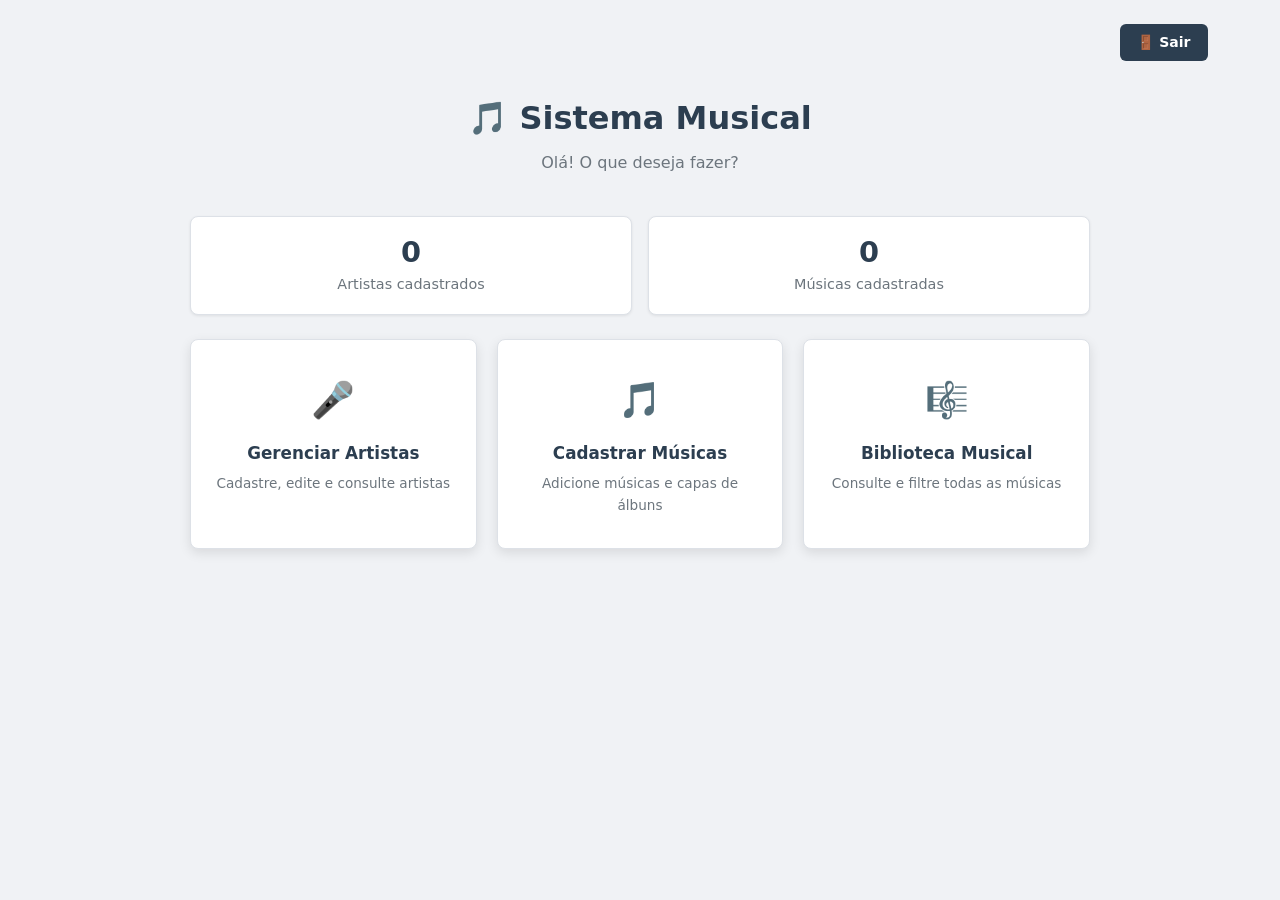
<file: index.html>
<!DOCTYPE html>
<html lang="pt-br">
<head>
    <meta charset="UTF-8">
    <meta name="viewport" content="width=device-width, initial-scale=1.0">
    <title>Menu Principal — Sistema Musical</title>
    <link rel="stylesheet" href="styles.css">
</head>
<body>
    <div class="container">
        <div class="topbar">
            <form method="post" action="logout.php" class="logout-form">
                <button type="submit" class="btn-back">🚪 Sair</button>
            </form>
        </div>

        <header class="page-header">
            <h1>🎵 Sistema Musical</h1>
            <p>Olá! O que deseja fazer?</p>
        </header>

        <section class="stats-grid">
            <div class="stat-card"><span class="stat-number">0</span><span>Artistas cadastrados</span></div>
            <div class="stat-card"><span class="stat-number">0</span><span>Músicas cadastradas</span></div>
        </section>

        <nav class="menu-grid">
            <div class="menu-card">
                <a href="cadastro_artista.html">
                    <div class="menu-card-icon">🎤</div>
                    <div class="menu-card-title">Gerenciar Artistas</div>
                    <div class="menu-card-desc">Cadastre, edite e consulte artistas</div>
                </a>
            </div>
            <div class="menu-card">
                <a href="cadastro_musica.html">
                    <div class="menu-card-icon">🎵</div>
                    <div class="menu-card-title">Cadastrar Músicas</div>
                    <div class="menu-card-desc">Adicione músicas e capas de álbuns</div>
                </a>
            </div>
            <div class="menu-card">
                <a href="listagem_musicas.html">
                    <div class="menu-card-icon">🎼</div>
                    <div class="menu-card-title">Biblioteca Musical</div>
                    <div class="menu-card-desc">Consulte e filtre todas as músicas</div>
                </a>
            </div>
        </nav>
    </div>
</body>
</html>
</file>
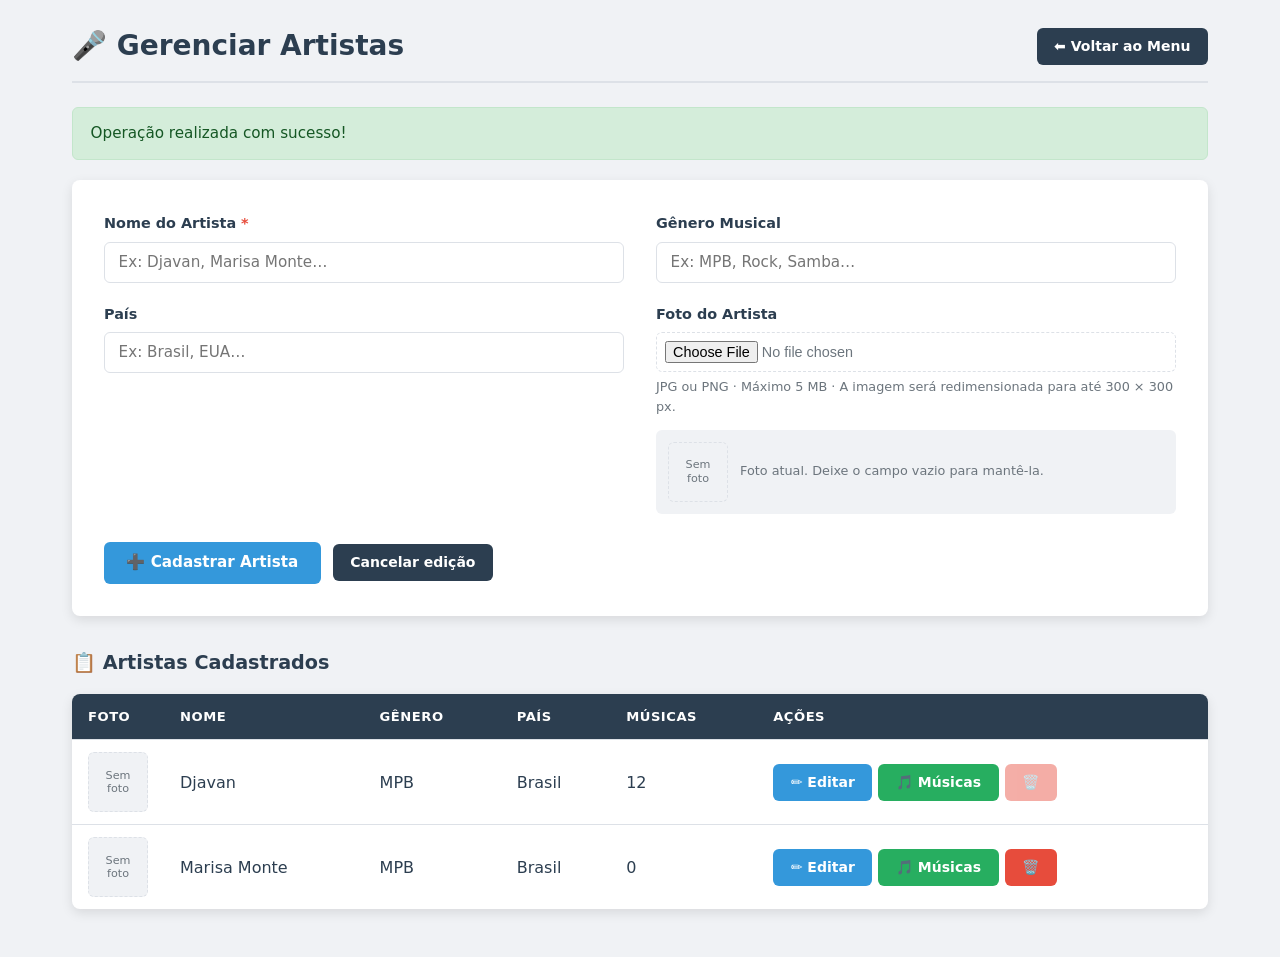
<file: cadastro_artista.html>
<!DOCTYPE html>
<html lang="pt-br">
<head>
    <meta charset="UTF-8">
    <meta name="viewport" content="width=device-width, initial-scale=1.0">
    <title>Gerenciar Artistas — Sistema Musical</title>
    <link rel="stylesheet" href="styles.css">
</head>
<body>
<div class="container">
    
    <!-- Cabeçalho da Página -->
    <div class="page-header-bar">
        <h2>🎤 Gerenciar Artistas</h2>
        <div class="header-actions">
            <a href="index.html" class="btn-back">⬅ Voltar ao Menu</a>
        </div>
    </div>

    <!-- Mensagem de Feedback (Exemplo) -->
    <div class="message success">Operação realizada com sucesso!</div>

    <!-- Formulário de Cadastro / Edição -->
    <form method="post" action="cadastro_artista.html" enctype="multipart/form-data">
        <input type="hidden" name="acao" value="salvar">
        <input type="hidden" name="id" value="">

        <div class="form-grid">
            <div class="form-group">
                <label for="nome">Nome do Artista <span class="required">*</span></label>
                <input type="text" id="nome" name="nome" maxlength="100" required placeholder="Ex: Djavan, Marisa Monte…">
            </div>
            
            <div class="form-group">
                <label for="genero">Gênero Musical</label>
                <input type="text" id="genero" name="genero" maxlength="50" placeholder="Ex: MPB, Rock, Samba…">
            </div>
            
            <div class="form-group">
                <label for="pais">País</label>
                <input type="text" id="pais" name="pais" maxlength="50" placeholder="Ex: Brasil, EUA…">
            </div>
            
            <div class="form-group">
                <label for="imagem">Foto do Artista</label>
                <input type="file" id="imagem" name="imagem" accept=".jpg,.jpeg,.png,image/jpeg,image/png">
                <small>JPG ou PNG · Máximo 5 MB · A imagem será redimensionada para até 300 × 300 px.</small>
                
                <!-- Exemplo de preview de imagem quando editando -->
                <div class="current-image">
                    <div class="no-image">Sem<br>foto</div>
                    <small>Foto atual. Deixe o campo vazio para mantê-la.</small>
                </div>
            </div>
        </div>

        <div class="form-actions">
            <button type="submit" class="btn-primary">➕ Cadastrar Artista</button>
            <a href="cadastro_artista.html" class="btn-back">Cancelar edição</a>
        </div>
    </form>

    <h3>📋 Artistas Cadastrados</h3>
    
    <!-- Tabela de Listagem -->
    <div class="table-container">
        <table>
            <thead>
                <tr>
                    <th class="col-foto">Foto</th>
                    <th>Nome</th>
                    <th>Gênero</th>
                    <th>País</th>
                    <th>Músicas</th>
                    <th class="col-acoes">Ações</th>
                </tr>
            </thead>
            <tbody>
                <!-- Linha de Exemplo 1 -->
                <tr>
                    <td>
                        <div class="no-image">Sem<br>foto</div>
                    </td>
                    <td>Djavan</td>
                    <td>MPB</td>
                    <td>Brasil</td>
                    <td>12</td>
                    <td>
                        <div class="action-buttons">
                            <a href="cadastro_artista.html" class="btn-edit">✏️ Editar</a>
                            <a href="cadastro_musica.html" class="btn-music">🎵 Músicas</a>
                            
                            <form method="post" action="cadastro_artista.html" class="inline-form" onsubmit="return confirm('Deseja realmente excluir este artista?');">
                                <input type="hidden" name="acao" value="excluir">
                                <input type="hidden" name="id" value="">
                                <button type="submit" class="btn-delete" disabled title="Exclua primeiro as músicas vinculadas.">🗑️</button>
                            </form>
                        </div>
                    </td>
                </tr>
                
                <!-- Linha de Exemplo 2 -->
                <tr>
                    <td>
                        <div class="no-image">Sem<br>foto</div>
                    </td>
                    <td>Marisa Monte</td>
                    <td>MPB</td>
                    <td>Brasil</td>
                    <td>0</td>
                    <td>
                        <div class="action-buttons">
                            <a href="cadastro_artista.html" class="btn-edit">✏️ Editar</a>
                            <a href="cadastro_musica.html" class="btn-music">🎵 Músicas</a>
                            
                            <form method="post" action="cadastro_artista.html" class="inline-form" onsubmit="return confirm('Deseja realmente excluir este artista?');">
                                <input type="hidden" name="acao" value="excluir">
                                <input type="hidden" name="id" value="">
                                <button type="submit" class="btn-delete">🗑️</button>
                            </form>
                        </div>
                    </td>
                </tr>
            </tbody>
        </table>
    </div>
</div>
</body>
</html>
</file>
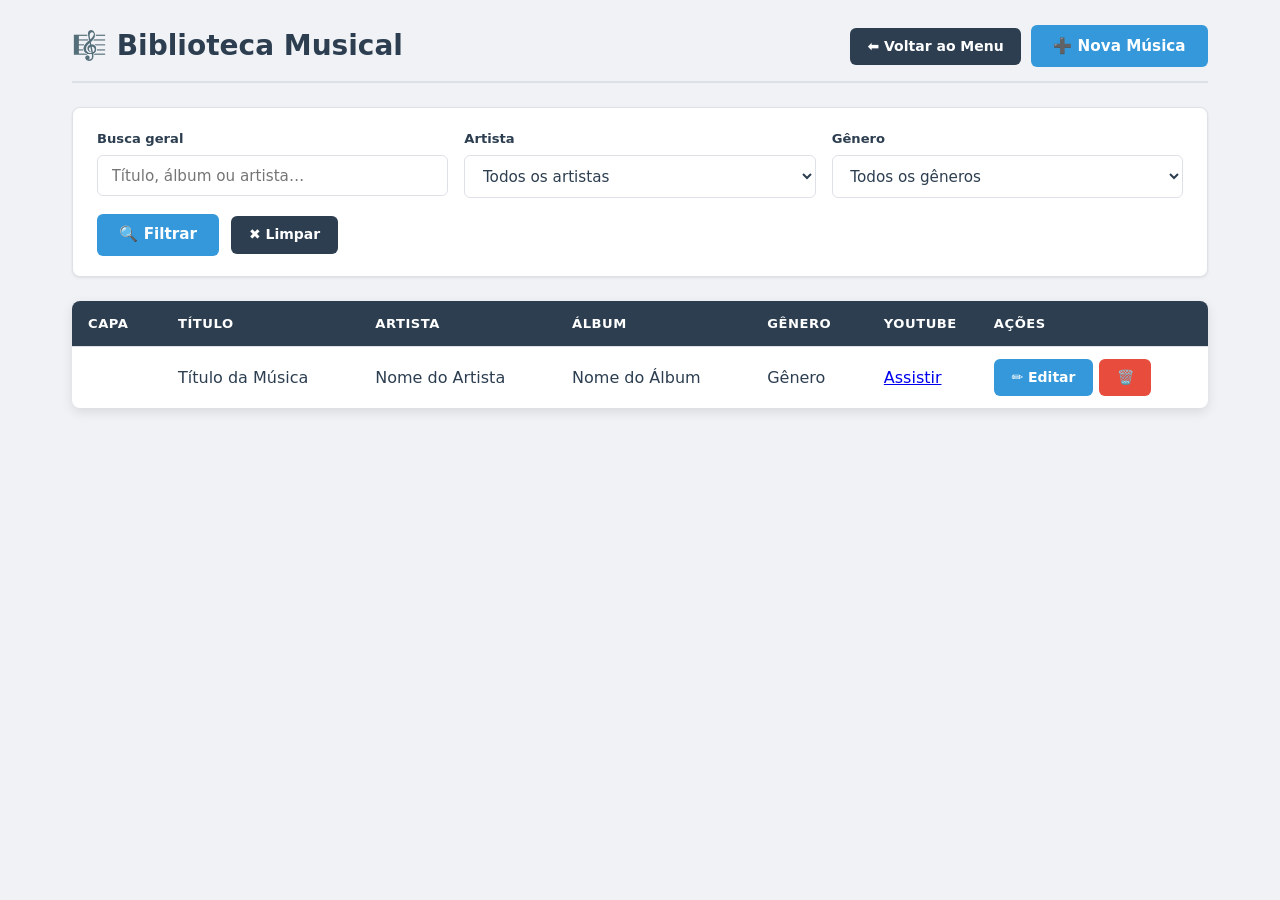
<file: cadastro_musica.html>
<!DOCTYPE html>
<html lang="pt-br">
<head>
    <meta charset="UTF-8">
    <meta name="viewport" content="width=device-width, initial-scale=1.0">
    <title>Biblioteca Musical — Sistema Musical</title>
    <link rel="stylesheet" href="styles.css">
</head>
<body>

    <div class="container">
        
        <!-- Cabeçalho da Página -->
        <div class="page-header-bar">
            <h2>🎼 Biblioteca Musical</h2>
            <div class="header-actions">
                <a href="index.html" class="btn-back">⬅ Voltar ao Menu</a>
                <a href="cadastro_musica.html" class="btn-primary">➕ Nova Música</a>
            </div>
        </div>

        <!-- Seção de Filtros -->
        <section class="filters">
            <form method="get" action="listagem_musicas.html" class="filter-form">
                <div class="filter-group">
                    <div class="filter-item">
                        <label for="busca">Busca geral</label>
                        <input type="text" name="busca" id="busca" placeholder="Título, álbum ou artista…">
                    </div>
                    
                    <div class="filter-item">
                        <label for="artista">Artista</label>
                        <select name="artista" id="artista">
                            <option value="">Todos os artistas</option>
                        </select>
                    </div>
                    
                    <div class="filter-item">
                        <label for="genero">Gênero</label>
                        <select name="genero" id="genero">
                            <option value="">Todos os gêneros</option>
                        </select>
                    </div>
                </div>
                
                <div class="filter-actions">
                    <button type="submit" class="btn-primary">🔍 Filtrar</button>
                    <a href="listagem_musicas.html" class="btn-back">✖ Limpar</a>
                </div>
            </form>
        </section>

        <!-- Tabela de Músicas -->
        <div class="table-container">
            <table>
                <thead>
                    <tr>
                        <th class="col-capa">Capa</th>
                        <th>Título</th>
                        <th>Artista</th>
                        <th>Álbum</th>
                        <th>Gênero</th>
                        <th class="col-youtube">YouTube</th>
                        <th class="col-acoes">Ações</th>
                    </tr>
                </thead>
                <tbody>
                    <!-- Exemplo de linha da tabela -->
                    <tr>
                        <td class="col-capa"></td>
                        <td>Título da Música</td>
                        <td>Nome do Artista</td>
                        <td>Nome do Álbum</td>
                        <td>Gênero</td>
                        <td class="col-youtube"><a href="#" target="_blank">Assistir</a></td>
                        <td>
                            <div class="action-buttons">
                                <a href="cadastro_musica.html" class="btn-edit">✏️ Editar</a>
                                
                                <form method="post" action="listagem_musicas.html" class="inline-form" onsubmit="return confirm('Deseja realmente excluir esta música?');">
                                    <input type="hidden" name="acao" value="excluir">
                                    <button type="submit" class="btn-delete">🗑️</button>
                                </form>
                            </div>
                        </td>
                    </tr>
                </tbody>
            </table>
        </div>

    </div>

</body>
</html>
</file>
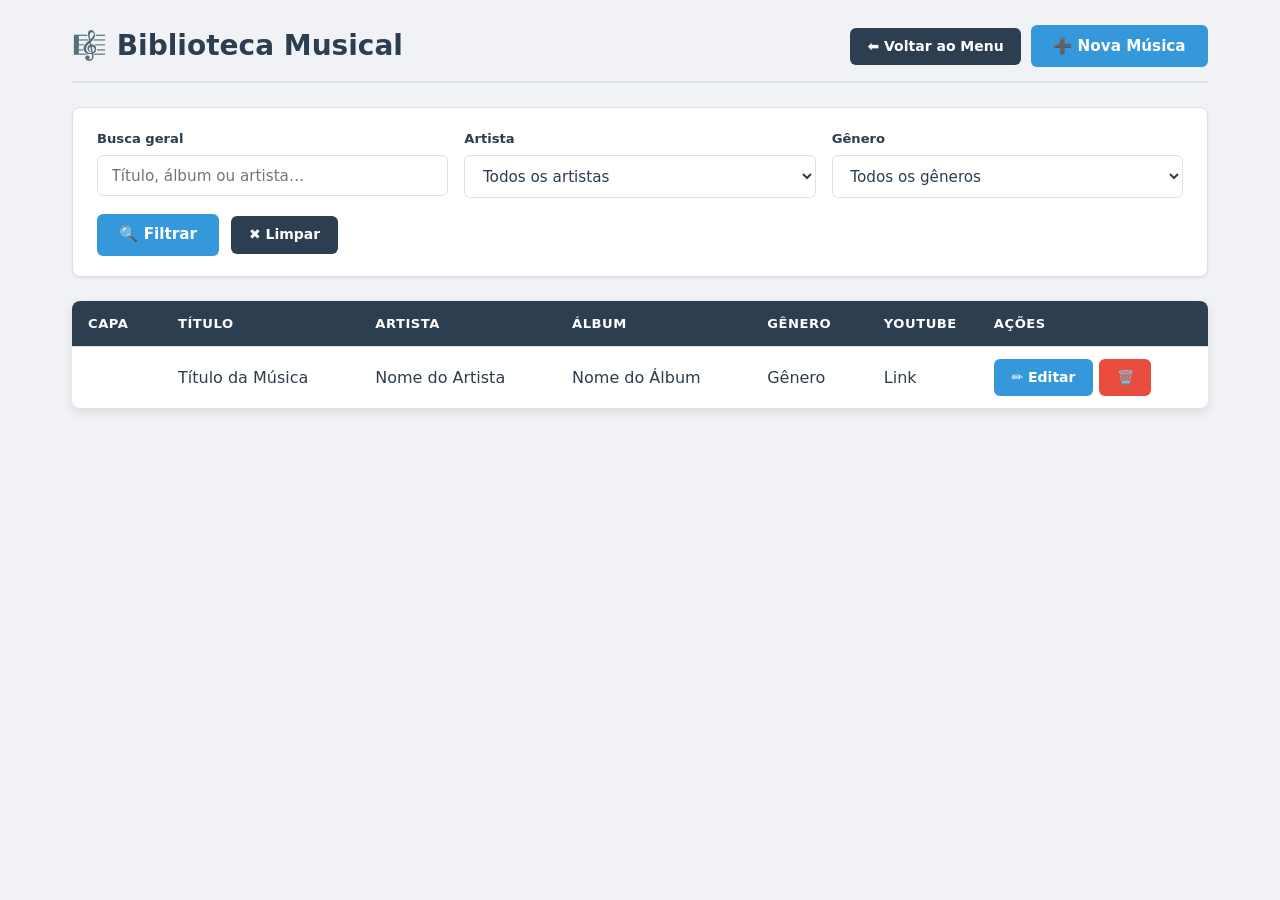
<file: listagem_musicas.html>
<!DOCTYPE html>
<html lang="pt-br">
<head>
    <meta charset="UTF-8">
    <meta name="viewport" content="width=device-width, initial-scale=1.0">
    <title>Biblioteca Musical — Sistema Musical</title>
    <link rel="stylesheet" href="styles.css">
</head>
<body>

    <div class="container">
        
        <!-- Cabeçalho da Página -->
        <div class="page-header-bar">
            <h2>🎼 Biblioteca Musical</h2>
            <div class="header-actions">
                <a href="index.html" class="btn-back">⬅ Voltar ao Menu</a>
                <a href="cadastro_musica.html" class="btn-primary">➕ Nova Música</a>
            </div>
        </div>

        <!-- Seção de Filtros -->
        <section class="filters">
            <form method="get" action="listagem_musicas.html" class="filter-form">
                <div class="filter-group">
                    <div class="filter-item">
                        <label for="busca">Busca geral</label>
                        <input type="text" name="busca" id="busca" placeholder="Título, álbum ou artista…">
                    </div>
                    
                    <div class="filter-item">
                        <label for="artista">Artista</label>
                        <select name="artista" id="artista">
                            <option value="">Todos os artistas</option>
                        </select>
                    </div>
                    
                    <div class="filter-item">
                        <label for="genero">Gênero</label>
                        <select name="genero" id="genero">
                            <option value="">Todos os gêneros</option>
                        </select>
                    </div>
                </div>
                
                <div class="filter-actions">
                    <button type="submit" class="btn-primary">🔍 Filtrar</button>
                    <a href="listagem_musicas.html" class="btn-back">✖ Limpar</a>
                </div>
            </form>
        </section>

        <!-- Tabela de Músicas -->
        <div class="table-container">
            <table>
                <thead>
                    <tr>
                        <th class="col-capa">Capa</th>
                        <th>Título</th>
                        <th>Artista</th>
                        <th>Álbum</th>
                        <th>Gênero</th>
                        <th class="col-youtube">YouTube</th>
                        <th class="col-acoes">Ações</th>
                    </tr>
                </thead>
                <tbody>
                    <!-- Exemplo de linha da tabela -->
                    <tr>
                        <td class="col-capa"></td>
                        <td>Título da Música</td>
                        <td>Nome do Artista</td>
                        <td>Nome do Álbum</td>
                        <td>Gênero</td>
                        <td class="col-youtube">Link</td>
                        <td>
                            <div class="action-buttons">
                                <a href="cadastro_musica.html" class="btn-edit">✏️ Editar</a>
                                
                                <form method="post" action="listagem_musicas.html" class="inline-form" onsubmit="return confirm('Deseja realmente excluir esta música?');">
                                    <input type="hidden" name="acao" value="excluir">
                                    <input type="hidden" name="id" value="">
                                    <button type="submit" class="btn-delete">🗑️</button>
                                </form>
                            </div>
                        </td>
                    </tr>
                </tbody>
            </table>
        </div>

    </div>

</body>
</html>
</file>
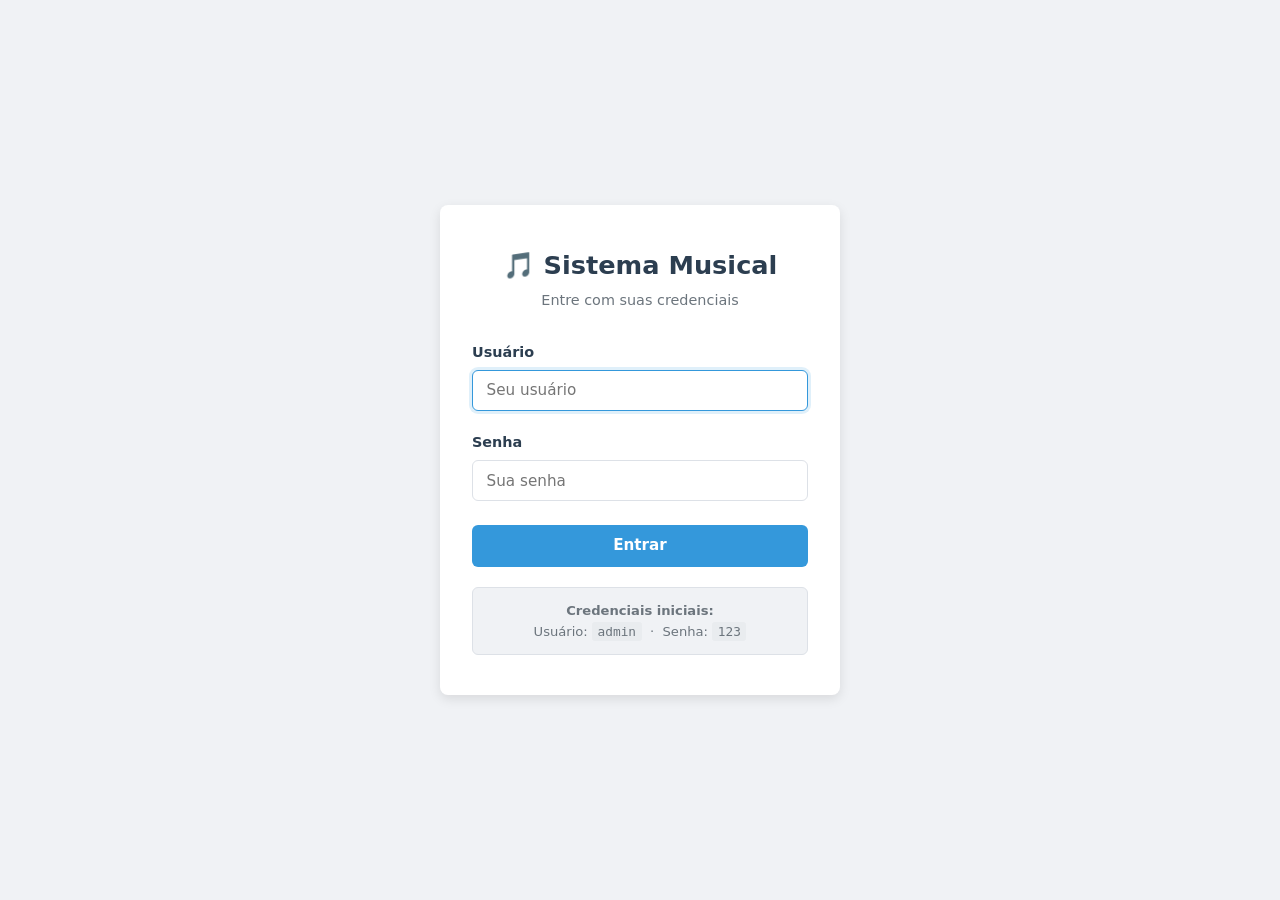
<file: login.html>
<!-- INTEGRANTES DO GRUPO: Vinycius Lopes Monteiro da Silva -->

<!DOCTYPE html>
<html lang="pt-br">
<head>
    <meta charset="UTF-8">
    <meta name="viewport" content="width=device-width, initial-scale=1.0">
    <title>Login — Sistema Musical</title>
    <link rel="stylesheet" href="styles.css">
</head>
<body class="login-page">
    <main class="login-card">
        <header class="login-header">
            <h1>🎵 Sistema Musical</h1>
            <p>Entre com suas credenciais</p>
        </header>

     
        <form method="post" action="login.html">
            <div class="form-group">
                <label for="usuario">Usuário</label>
                <input type="text" id="usuario" name="usuario"
                       value="" required
                       autocomplete="username" placeholder="Seu usuário" autofocus>
            </div>
            <div class="form-group">
                <label for="senha">Senha</label>
                <input type="password" id="senha" name="senha" required
                       autocomplete="current-password" placeholder="Sua senha">
            </div>
            <button type="submit" class="btn-primary">Entrar</button>
        </form>

        <div class="login-hint">
            <strong>Credenciais iniciais:</strong><br>
            Usuário: <code>admin</code> &nbsp;·&nbsp; Senha: <code>123</code>
        </div>
    </main>
</body>
</html>
</file>
<file: styles.css>
/* =============================================
   SISTEMA MUSICAL — Folha de Estilos Principal
   ============================================= */

/* -----------------------------------------------
   1. VARIÁVEIS E RESET
----------------------------------------------- */
:root {
    --primary:     #2c3e50;
    --blue:        #3498db;
    --blue-dark:   #2980b9;
    --green:       #27ae60;
    --red:         #e74c3c;
    --red-dark:    #c0392b;
    --bg:          #f0f2f5;
    --surface:     #ffffff;
    --border:      #dde1e7;
    --text:        #2c3e50;
    --text-muted:  #6c757d;
    --shadow-sm:   0 1px 3px rgba(0,0,0,.08);
    --shadow-md:   0 4px 12px rgba(0,0,0,.10);
    --radius:      8px;
    --font:        'Segoe UI', system-ui, -apple-system, sans-serif;
}

*, *::before, *::after {
    margin: 0;
    padding: 0;
    box-sizing: border-box;
}

body {
    font-family: var(--font);
    background-color: var(--bg);
    color: var(--text);
    line-height: 1.6;
    min-height: 100vh;
}


/* -----------------------------------------------
   2. FORMULÁRIOS (base — todas as telas com <form>
      vão reaproveitar estas regras)
----------------------------------------------- */
form {
    background: var(--surface);
    padding: 2rem;
    border-radius: var(--radius);
    box-shadow: var(--shadow-md);
    margin-bottom: 2rem;
}

.form-group {
    margin-bottom: 1.25rem;
}

label {
    display: block;
    margin-bottom: .4rem;
    font-size: .9rem;
    font-weight: 600;
    color: var(--primary);
}

input[type="text"],
input[type="password"],
textarea,
select {
    width: 100%;
    padding: .65rem .85rem;
    border: 1.5px solid var(--border);
    border-radius: 6px;
    font-size: .95rem;
    font-family: var(--font);
    color: var(--text);
    background: var(--surface);
    transition: border-color .2s, box-shadow .2s;
}

input:focus,
textarea:focus,
select:focus {
    outline: none;
    border-color: var(--blue);
    box-shadow: 0 0 0 3px rgba(52,152,219,.15);
}


/* -----------------------------------------------
   3. BOTÕES (por enquanto só o botão primário —
      os outros botões (.btn-edit, .btn-delete...)
      entram no seletor abaixo quando aparecerem
      nas próximas telas)
----------------------------------------------- */
.btn-primary,
.btn-edit,
.btn-delete,
.btn-music,
.btn-back,
.btn-youtube {
    display: inline-flex;
    align-items: center;
    justify-content: center;
    gap: .35rem;
    padding: .55rem 1.1rem;
    border: none;
    border-radius: 6px;
    font-size: .875rem;
    font-weight: 600;
    font-family: var(--font);
    cursor: pointer;
    text-decoration: none;
    white-space: nowrap;
    transition: background-color .2s, transform .15s, box-shadow .2s;
    line-height: 1.4;
}

.btn-primary {
    padding: .65rem 1.4rem;
    font-size: .95rem;
    background: var(--blue);
    color: #fff;
}
.btn-primary:hover { background: var(--blue-dark); transform: translateY(-1px); box-shadow: var(--shadow-sm); }

.btn-back        { background: var(--primary); color: #fff; }
.btn-back:hover  { background: #1a252f; }

/* E acrescente as cores específicas de cada botão novo: */
.btn-edit           { background: var(--blue);  color: #fff; }
.btn-edit:hover      { background: var(--blue-dark); }
.btn-delete         { background: var(--red);   color: #fff; }
.btn-delete:hover    { background: var(--red-dark); }
.btn-music          { background: var(--green); color: #fff; }
.btn-music:hover     { background: #219a52; }
.btn-youtube        { background: #ff0000; color: #fff; }
.btn-youtube:hover  { background: #cc0000; }


/* -----------------------------------------------
   4. COMPONENTES DE MENSAGEM (login já usa a dica
      de credenciais; a estrutura .message genérica
      será usada por outras telas na Fase 2)
----------------------------------------------- */
.message {
    display: flex;
    align-items: center;
    gap: .6rem;
    padding: .85rem 1.1rem;
    border-radius: 6px;
    margin-bottom: 1.25rem;
    font-size: .95rem;
    font-weight: 500;
}

.message.success { background: #d4edda; color: #155724; border: 1px solid #c3e6cb; }
.message.error   { background: #f8d7da; color: #721c24; border: 1px solid #f5c6cb; }

textarea {
    min-height: 120px;
    resize: vertical;
}


/* -----------------------------------------------
   5. TELA DE LOGIN (específico desta tela)
----------------------------------------------- */
.login-page {
    display: flex;
    justify-content: center;
    align-items: center;
    min-height: 100vh;
    background: var(--bg);
    padding: 1rem;
}

.login-card {
    background: var(--surface);
    padding: 2.5rem 2rem;
    border-radius: var(--radius);
    box-shadow: var(--shadow-md);
    width: 100%;
    max-width: 400px;
}

.login-card form {
    background: none;
    box-shadow: none;
    padding: 0;
    margin: 0;
}

.login-header {
    text-align: center;
    margin-bottom: 1.75rem;
}

.login-header h1 {
    font-size: 1.6rem;
    color: var(--primary);
    margin-bottom: .25rem;
}

.login-header p {
    color: var(--text-muted);
    font-size: .9rem;
}

.login-card .btn-primary {
    width: 100%;
    margin-top: .25rem;
}

.login-hint {
    margin-top: 1.25rem;
    padding: .75rem 1rem;
    background: var(--bg);
    border-radius: 6px;
    text-align: center;
    font-size: .82rem;
    color: var(--text-muted);
    border: 1px solid var(--border);
}

.login-hint code {
    background: #e9ecef;
    padding: .1rem .35rem;
    border-radius: 3px;
    font-size: .8rem;
}

/* -----------------------------------------------
   6. LAYOUT BASE (container usado por todas as
      telas a partir de agora, exceto o login)
----------------------------------------------- */
.container {
    max-width: 1200px;
    margin: 0 auto;
    padding: 24px 32px;
}


/* -----------------------------------------------
   7. MENU PRINCIPAL (específico desta tela)
----------------------------------------------- */
.topbar {
    display: flex;
    justify-content: flex-end;
    margin-bottom: 2rem;
}

.page-header {
    text-align: center;
    margin-bottom: 2.5rem;
}

.page-header h1 {
    font-size: 2rem;
    color: var(--primary);
    margin-bottom: .35rem;
}

.page-header p { color: var(--text-muted); font-size: 1rem; }

.menu-grid {
    display: grid;
    grid-template-columns: repeat(auto-fit, minmax(240px, 1fr));
    gap: 1.25rem;
    max-width: 900px;
    margin: 0 auto;
}

.menu-card {
    background: var(--surface);
    border-radius: var(--radius);
    box-shadow: var(--shadow-md);
    transition: transform .2s, box-shadow .2s;
    border: 1px solid var(--border);
}

.menu-card:hover {
    transform: translateY(-4px);
    box-shadow: 0 8px 20px rgba(0,0,0,.13);
}

.menu-card a {
    display: block;
    padding: 2rem 1.5rem;
    text-align: center;
    text-decoration: none;
    color: var(--text);
}

.menu-card-icon  { font-size: 2.2rem; margin-bottom: .75rem; }
.menu-card-title { font-size: 1.05rem; font-weight: 600; color: var(--primary); margin-bottom: .35rem; }
.menu-card-desc  { font-size: .85rem; color: var(--text-muted); }

/* -----------------------------------------------
   8. TIPOGRAFIA (h2/h3 aparecem a partir desta tela)
----------------------------------------------- */
h2 {
    font-size: 1.75rem;
    font-weight: 600;
    color: var(--primary);
    margin-bottom: 1.5rem;
    padding-bottom: .75rem;
    border-bottom: 2px solid var(--border);
}

h3 {
    font-size: 1.2rem;
    font-weight: 600;
    color: var(--primary);
    margin: 2rem 0 1rem;
}


/* -----------------------------------------------
   9. CABEÇALHO DE PÁGINA COM AÇÕES
----------------------------------------------- */
.page-header-bar {
    display: flex;
    align-items: center;
    justify-content: space-between;
    gap: 1rem;
    margin-bottom: 1.5rem;
    padding-bottom: .75rem;
    border-bottom: 2px solid var(--border);
    flex-wrap: wrap;
}

.page-header-bar h2 {
    margin: 0;
    padding: 0;
    border: none;
    font-size: 1.75rem;
    font-weight: 600;
    color: var(--primary);
}

.page-header-bar .header-actions {
    display: flex;
    gap: .6rem;
    flex-wrap: wrap;
    align-items: center;
}


/* -----------------------------------------------
   10. FORMULÁRIO EM GRADE (2 colunas)
----------------------------------------------- */
input[type="number"],
input[type="url"],
input[type="date"] {
    width: 100%;
    padding: .65rem .85rem;
    border: 1.5px solid var(--border);
    border-radius: 6px;
    font-size: .95rem;
    font-family: var(--font);
    color: var(--text);
    background: var(--surface);
    transition: border-color .2s, box-shadow .2s;
}

input[type="file"] {
    width: 100%;
    padding: .5rem;
    border: 1.5px dashed var(--border);
    border-radius: 6px;
    font-size: .9rem;
    color: var(--text-muted);
    cursor: pointer;
}

small {
    display: block;
    margin-top: .3rem;
    font-size: .8rem;
    color: var(--text-muted);
}

/* Grid de 2 colunas para formulários */
.form-grid {
    display: grid;
    grid-template-columns: 1fr 1fr;
    gap: 0 2rem;
}

/* Campo que ocupa as 2 colunas inteiras (usado na Etapa 8, para a letra da música) */
.form-grid .form-group.full {
    grid-column: 1 / -1;
}

/* Grupo de botões abaixo do form */
.form-actions {
    display: flex;
    gap: .75rem;
    align-items: center;
    flex-wrap: wrap;
    margin-top: .5rem;
    grid-column: 1 / -1;
}

/* Imagem atual (será usada na Fase 2, ao editar um artista/música com foto já salva) */
.current-image {
    display: flex;
    align-items: center;
    gap: .75rem;
    margin-top: .75rem;
    padding: .75rem;
    background: var(--bg);
    border-radius: 6px;
}

.current-image img {
    width: 64px;
    height: 64px;
    object-fit: cover;
    border-radius: 6px;
    flex-shrink: 0;
}

.current-image small {
    margin: 0;
    color: var(--text-muted);
}

/* -----------------------------------------------
   11. TABELAS
----------------------------------------------- */
.table-container {
    background: var(--surface);
    border-radius: var(--radius);
    box-shadow: var(--shadow-md);
    overflow: hidden;
    margin-bottom: 1.5rem;
}

table {
    width: 100%;
    border-collapse: collapse;
}

th, td {
    padding: 12px 16px;
    text-align: left;
    vertical-align: middle;
    border-bottom: 1px solid var(--border);
}

th {
    background: var(--primary);
    color: #fff;
    font-size: .82rem;
    font-weight: 600;
    letter-spacing: .04em;
    text-transform: uppercase;
    white-space: nowrap;
}

tbody tr:last-child td { border-bottom: none; }
tbody tr:hover { background: #f8fafc; }

.col-foto,
.col-capa    { width: 90px;  white-space: nowrap; }
.col-youtube { width: 110px; white-space: nowrap; }
.col-acoes   { white-space: nowrap; }

.action-buttons {
    display: flex;
    gap: 6px;
    align-items: center;
    flex-wrap: nowrap;
}

.table-thumbnail {
    width: 60px;
    height: 60px;
    object-fit: cover;
    border-radius: 6px;
    display: block;
}

.no-image {
    width: 60px;
    height: 60px;
    background: var(--bg);
    border: 1.5px dashed var(--border);
    border-radius: 6px;
    display: flex;
    align-items: center;
    justify-content: center;
    font-size: .7rem;
    color: var(--text-muted);
    text-align: center;
    line-height: 1.2;
}

td.empty-cell {
    text-align: center;
    color: var(--text-muted);
    padding: 2rem;
    font-size: .95rem;
}

/* -----------------------------------------------
   14. FILTROS
----------------------------------------------- */
.filters {
    background: var(--surface);
    padding: 1.25rem 1.5rem;
    border-radius: var(--radius);
    box-shadow: var(--shadow-sm);
    margin-bottom: 1.5rem;
    border: 1px solid var(--border);
}

.filter-group {
    display: flex;
    gap: 1rem;
    flex-wrap: wrap;
    margin-bottom: 1rem;
}

.filter-item {
    flex: 1;
    min-width: 180px;
}

.filter-item label {
    font-size: .82rem;
}

.filter-actions {
    display: flex;
    gap: .75rem;
    align-items: center;
}


/* -----------------------------------------------
   15. UTILITÁRIOS
----------------------------------------------- */
.text-center { text-align: center; }
.text-muted  { color: var(--text-muted); font-size: .9rem; }

.mt-1 { margin-top: .5rem; }
.mt-2 { margin-top: 1rem; }
.mt-3 { margin-top: 1.5rem; }
.mb-1 { margin-bottom: .5rem; }
.mb-2 { margin-bottom: 1rem; }
.mb-3 { margin-bottom: 1.5rem; }


/* -----------------------------------------------
   16. RESPONSIVIDADE (ajusta todas as telas juntas,
       agora que todas já existem)
----------------------------------------------- */
@media (max-width: 768px) {
    .container { padding: 16px; }
    h2 { font-size: 1.4rem; }
    form { padding: 1.25rem; }
    .form-grid { grid-template-columns: 1fr; }
    .filter-group   { flex-direction: column; gap: .75rem; }
    .filter-item    { min-width: 100%; }
    .table-container { overflow-x: auto; }
    table            { min-width: 560px; }
    th, td { padding: 10px 12px; font-size: .85rem; }
    .table-thumbnail,
    .no-image { width: 48px; height: 48px; }
    .col-foto, .col-capa { width: 68px; }
    .action-buttons { flex-wrap: wrap; gap: 4px; }
    .btn-edit, .btn-delete, .btn-music, .btn-youtube {
        padding: .4rem .7rem;
        font-size: .78rem;
    }
    .menu-grid { grid-template-columns: 1fr; }
}



/* -----------------------------------------------
   17. ELEMENTOS ADICIONAIS DA FASE 2
----------------------------------------------- */
.logout-form,
.inline-form {
    display: inline-flex;
    align-items: center;
    margin: 0;
    padding: 0;
    background: transparent;
    box-shadow: none;
    border-radius: 0;
}

.logout-form .btn-back {
    border: 0;
}

.inline-form button:disabled {
    opacity: .45;
    cursor: not-allowed;
    transform: none;
}

.required {
    color: var(--red);
}

.stats-grid {
    display: grid;
    grid-template-columns: repeat(auto-fit, minmax(190px, 1fr));
    gap: 1rem;
    max-width: 900px;
    margin: 0 auto 1.5rem;
}

.stat-card {
    display: flex;
    flex-direction: column;
    align-items: center;
    gap: .2rem;
    padding: 1.15rem;
    background: var(--surface);
    border: 1px solid var(--border);
    border-radius: var(--radius);
    box-shadow: var(--shadow-sm);
    color: var(--text-muted);
    font-size: .9rem;
}

.stat-number {
    color: var(--primary);
    font-size: 1.8rem;
    font-weight: 700;
    line-height: 1.2;
}

.filter-toolbar {
    display: flex;
    justify-content: flex-end;
    margin: 1.5rem 0 1rem;
}

.artist-filter-form {
    display: flex;
    align-items: center;
    gap: .75rem;
    margin: 0;
    padding: 0;
    background: transparent;
    box-shadow: none;
}

.artist-filter-form label {
    margin: 0;
    white-space: nowrap;
}

.artist-filter-form select {
    min-width: 220px;
}

@media (max-width: 600px) {
    .artist-filter-form {
        width: 100%;
        align-items: stretch;
        flex-direction: column;
    }

    .artist-filter-form select {
        width: 100%;
        min-width: 0;
    }

    .stats-grid {
        grid-template-columns: 1fr 1fr;
    }
}


.filters .filter-form {
    margin: 0;
    padding: 0;
    background: transparent;
    box-shadow: none;
}
</file>
